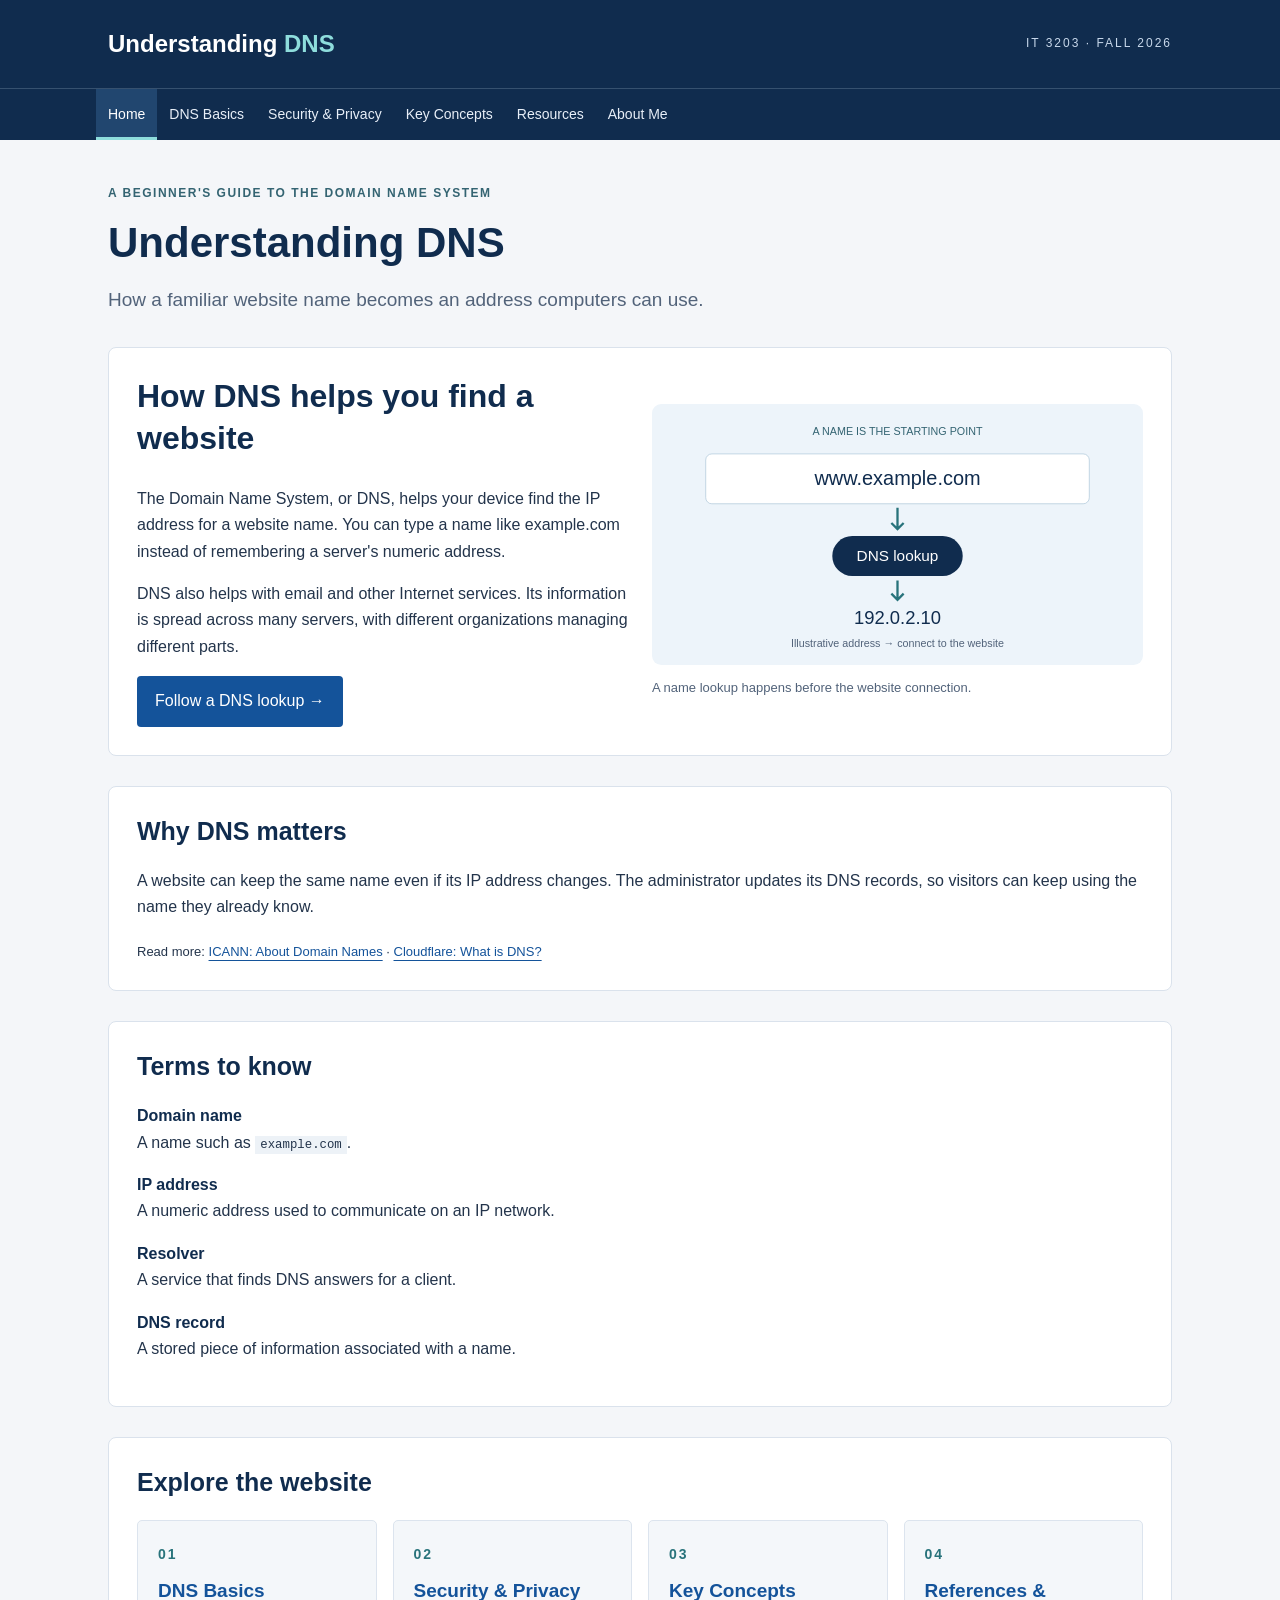
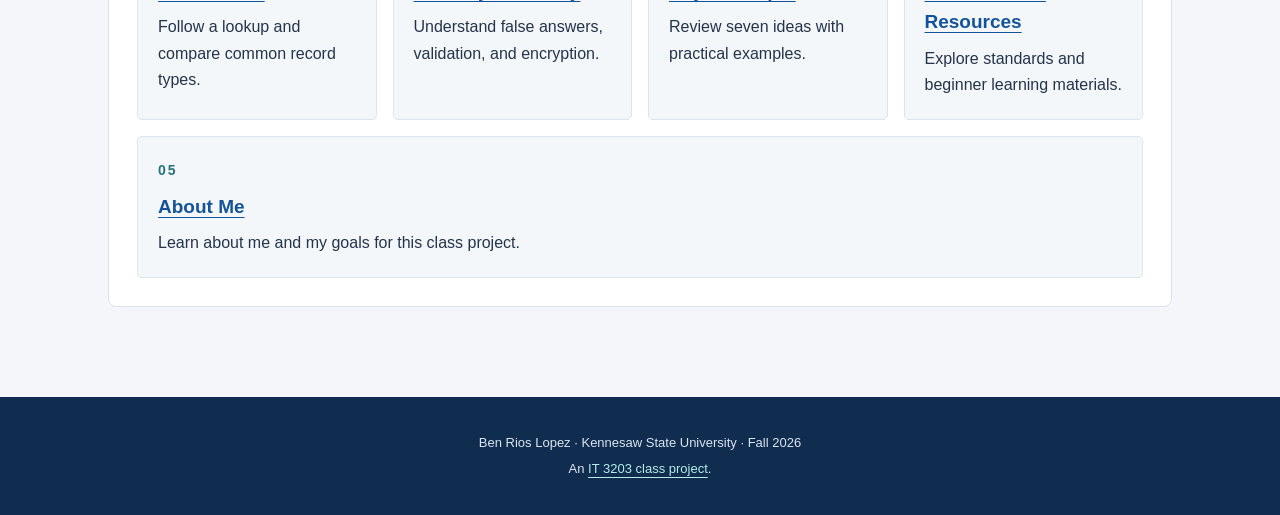
<file: index.html>
<!DOCTYPE html>
<html lang="en">
<head>
    <meta charset="UTF-8">
    <meta name="viewport" content="width=device-width, initial-scale=1.0">
    <meta name="description" content="How a familiar website name becomes an address computers can use.">
    <title>Understanding DNS | Understanding DNS</title>
    <link rel="stylesheet" href="style.css">
</head>
<body>
    <a class="skip-link" href="#main-content">Skip to content</a>
    <!-- The same header and navigation appear on all six pages. -->
    <header>
        <div class="brand"><a href="index.html">Understanding <span>DNS</span></a><span class="course">IT 3203 · FALL 2026</span></div>
        <nav aria-label="Main navigation"><ul>
        <li><a href="index.html" aria-current="page">Home</a></li>
        <li><a href="dns-basics.html">DNS Basics</a></li>
        <li><a href="dns-security.html">Security &amp; Privacy</a></li>
        <li><a href="key-concepts.html">Key Concepts</a></li>
        <li><a href="references.html">Resources</a></li>
        <li><a href="about.html">About Me</a></li>
        </ul></nav>
    </header>
    <main id="main-content">
        <div class="page-heading"><p class="eyebrow">A beginner's guide to the Domain Name System</p>
        <h1>Understanding DNS</h1><p class="lead">How a familiar website name becomes an address computers can use.</p></div>

        <!-- Flexbox places the introduction beside the original diagram. -->
        <section class="hero">
            <div><h2>How DNS helps you find a website</h2>
            <p>The Domain Name System, or DNS, helps your device find the IP address for a website name. You can type a name like example.com instead of remembering a server's numeric address.</p>
            <p>DNS also helps with email and other Internet services. Its information is spread across many servers, with different organizations managing different parts.</p>
            <a class="button" href="dns-basics.html">Follow a DNS lookup →</a></div>
            <figure><img src="images/name-to-address.svg" width="640" height="340" alt="A website name is looked up through DNS to find an IP address, then the browser connects to the website."><figcaption>A name lookup happens before the website connection.</figcaption></figure>
        </section>
        <section><h2>Why DNS matters</h2><p>A website can keep the same name even if its IP address changes. The administrator updates its DNS records, so visitors can keep using the name they already know.</p><p class="sources">Read more: <a href="references.html#icann">ICANN: About Domain Names</a> · <a href="references.html#overview">Cloudflare: What is DNS?</a></p></section>
        <section><h2>Terms to know</h2><dl class="terms">
            <dt>Domain name</dt><dd>A name such as <code>example.com</code>.</dd>
            <dt>IP address</dt><dd>A numeric address used to communicate on an IP network.</dd>
            <dt>Resolver</dt><dd>A service that finds DNS answers for a client.</dd>
            <dt>DNS record</dt><dd>A stored piece of information associated with a name.</dd>
        </dl></section>
        <section id="contents"><h2>Explore the website</h2><div class="cards">
            <article class="card"><span class="number">01</span><h3><a href="dns-basics.html">DNS Basics</a></h3><p>Follow a lookup and compare common record types.</p></article>
            <article class="card"><span class="number">02</span><h3><a href="dns-security.html">Security &amp; Privacy</a></h3><p>Understand false answers, validation, and encryption.</p></article>
            <article class="card"><span class="number">03</span><h3><a href="key-concepts.html">Key Concepts</a></h3><p>Review seven ideas with practical examples.</p></article>
            <article class="card"><span class="number">04</span><h3><a href="references.html">References &amp; Resources</a></h3><p>Explore standards and beginner learning materials.</p></article>
            <article class="card"><span class="number">05</span><h3><a href="about.html">About Me</a></h3><p>Learn about me and my goals for this class project.</p></article>
        </div></section>
    </main>
    <!-- Course credit. -->
    <footer><p>Ben Rios Lopez · Kennesaw State University · Fall 2026</p>
    <p>An <a href="https://ksuweb.github.io/IT3203/">IT 3203 class project</a>.</p></footer>
</body>
</html>
</file>
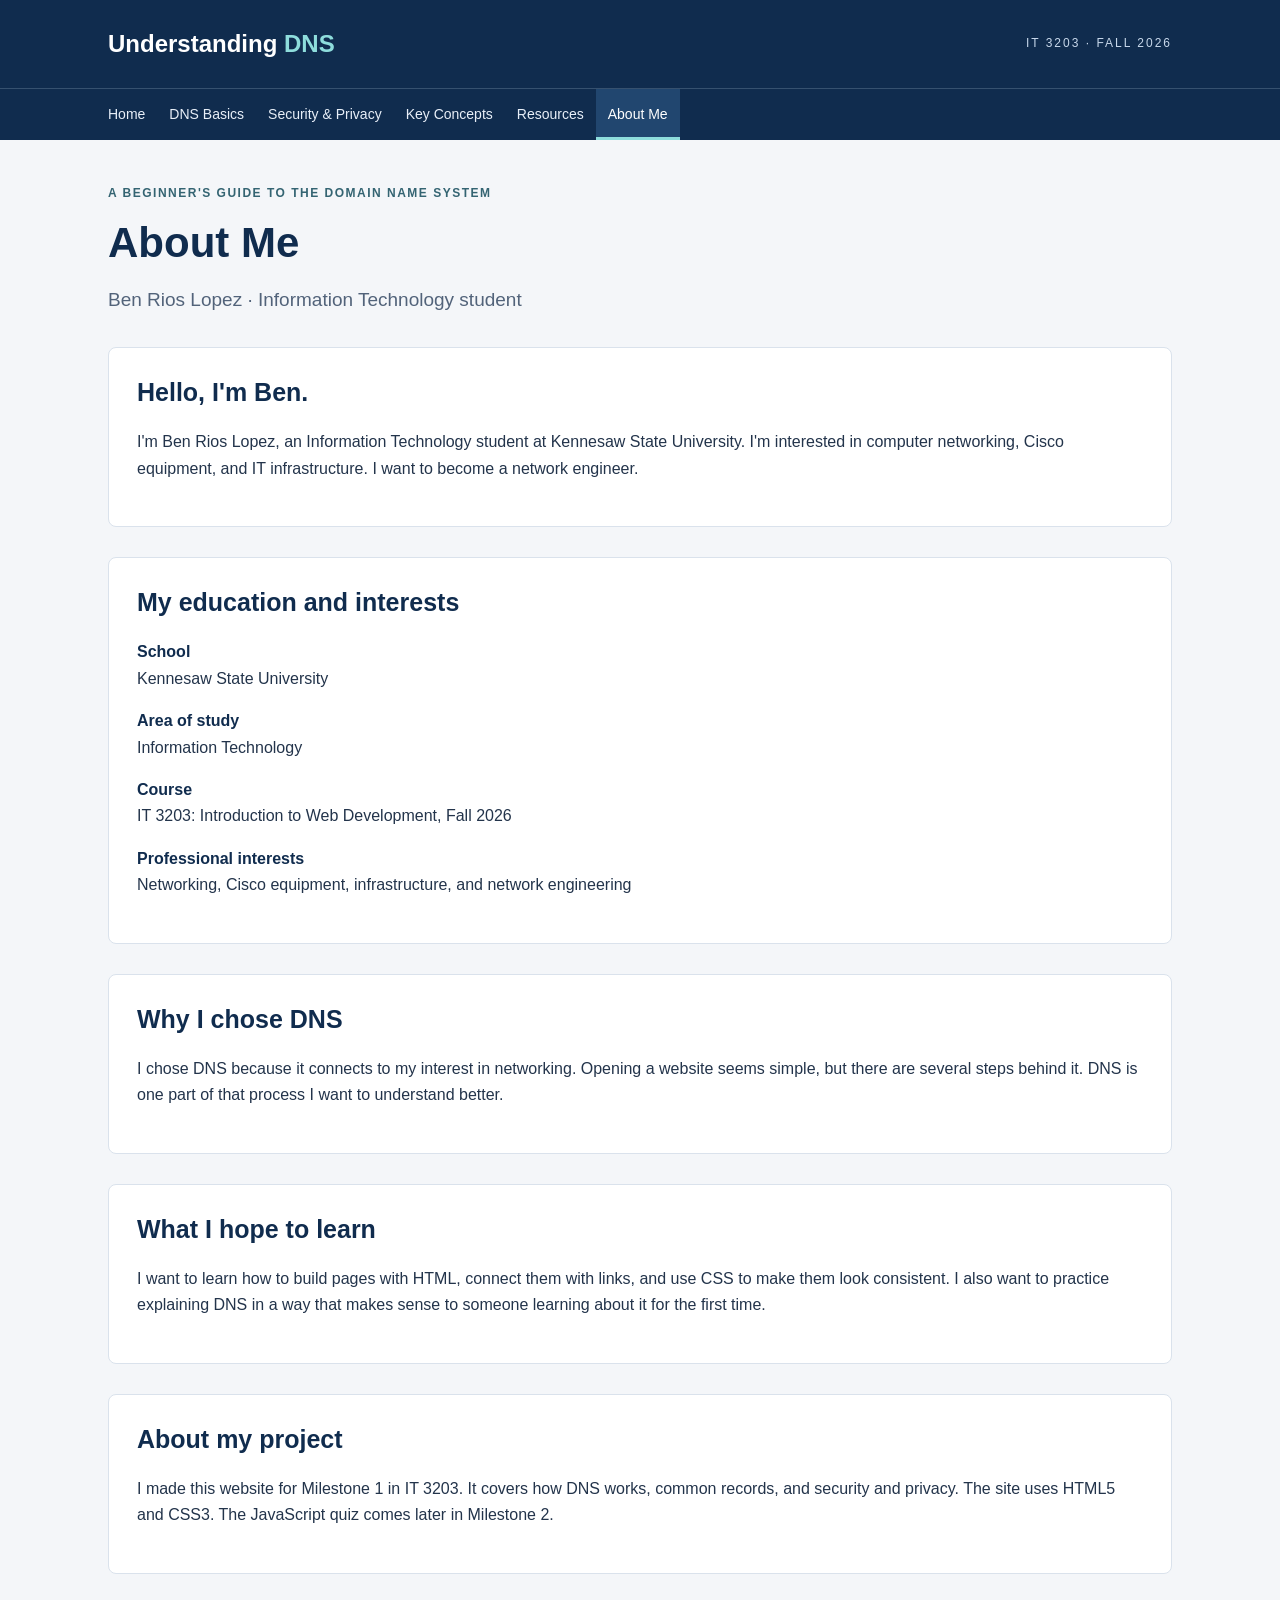
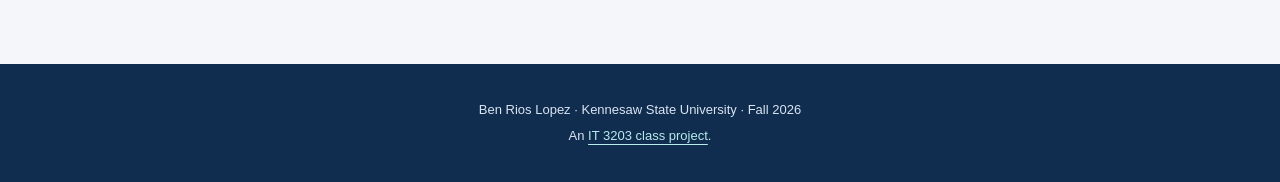
<file: about.html>
<!DOCTYPE html>
<html lang="en">
<head>
    <meta charset="UTF-8">
    <meta name="viewport" content="width=device-width, initial-scale=1.0">
    <meta name="description" content="Ben Rios Lopez · Information Technology student">
    <title>About Me | Understanding DNS</title>
    <link rel="stylesheet" href="style.css">
</head>
<body>
    <a class="skip-link" href="#main-content">Skip to content</a>
    <!-- The same header and navigation appear on all six pages. -->
    <header>
        <div class="brand"><a href="index.html">Understanding <span>DNS</span></a><span class="course">IT 3203 · FALL 2026</span></div>
        <nav aria-label="Main navigation"><ul>
        <li><a href="index.html">Home</a></li>
        <li><a href="dns-basics.html">DNS Basics</a></li>
        <li><a href="dns-security.html">Security &amp; Privacy</a></li>
        <li><a href="key-concepts.html">Key Concepts</a></li>
        <li><a href="references.html">Resources</a></li>
        <li><a href="about.html" aria-current="page">About Me</a></li>
        </ul></nav>
    </header>
    <main id="main-content">
        <div class="page-heading"><p class="eyebrow">A beginner's guide to the Domain Name System</p>
        <h1>About Me</h1><p class="lead">Ben Rios Lopez · Information Technology student</p></div>

        <section><h2>Hello, I'm Ben.</h2><p>I'm Ben Rios Lopez, an Information Technology student at Kennesaw State University. I'm interested in computer networking, Cisco equipment, and IT infrastructure. I want to become a network engineer.</p></section>
        <section><h2>My education and interests</h2><dl class="terms"><dt>School</dt><dd>Kennesaw State University</dd><dt>Area of study</dt><dd>Information Technology</dd><dt>Course</dt><dd>IT 3203: Introduction to Web Development, Fall 2026</dd><dt>Professional interests</dt><dd>Networking, Cisco equipment, infrastructure, and network engineering</dd></dl></section>
        <section><h2>Why I chose DNS</h2><p>I chose DNS because it connects to my interest in networking. Opening a website seems simple, but there are several steps behind it. DNS is one part of that process I want to understand better.</p></section>
        <section><h2>What I hope to learn</h2><p>I want to learn how to build pages with HTML, connect them with links, and use CSS to make them look consistent. I also want to practice explaining DNS in a way that makes sense to someone learning about it for the first time.</p></section>
        <section><h2>About my project</h2><p>I made this website for Milestone 1 in IT 3203. It covers how DNS works, common records, and security and privacy. The site uses HTML5 and CSS3. The JavaScript quiz comes later in Milestone 2.</p></section>
    </main>
    <!-- Course credit. -->
    <footer><p>Ben Rios Lopez · Kennesaw State University · Fall 2026</p>
    <p>An <a href="https://ksuweb.github.io/IT3203/">IT 3203 class project</a>.</p></footer>
</body>
</html>
</file>
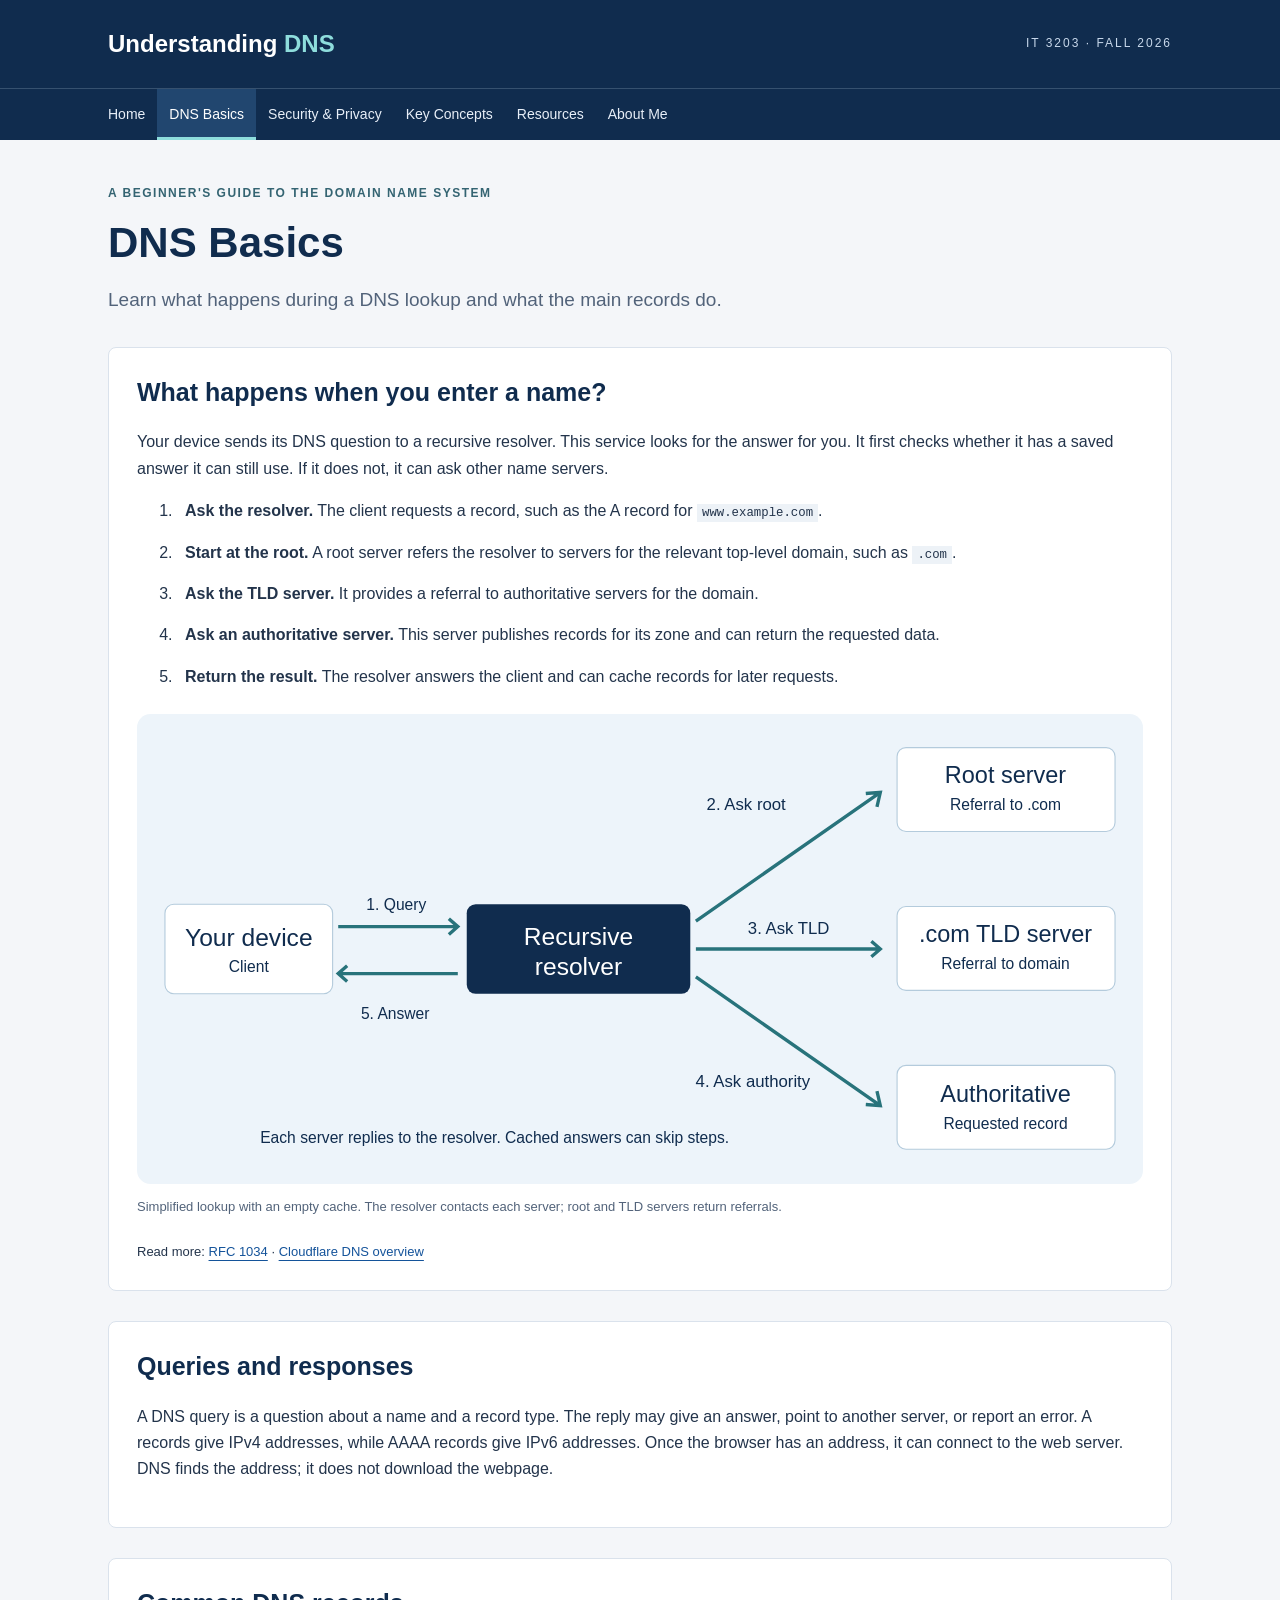
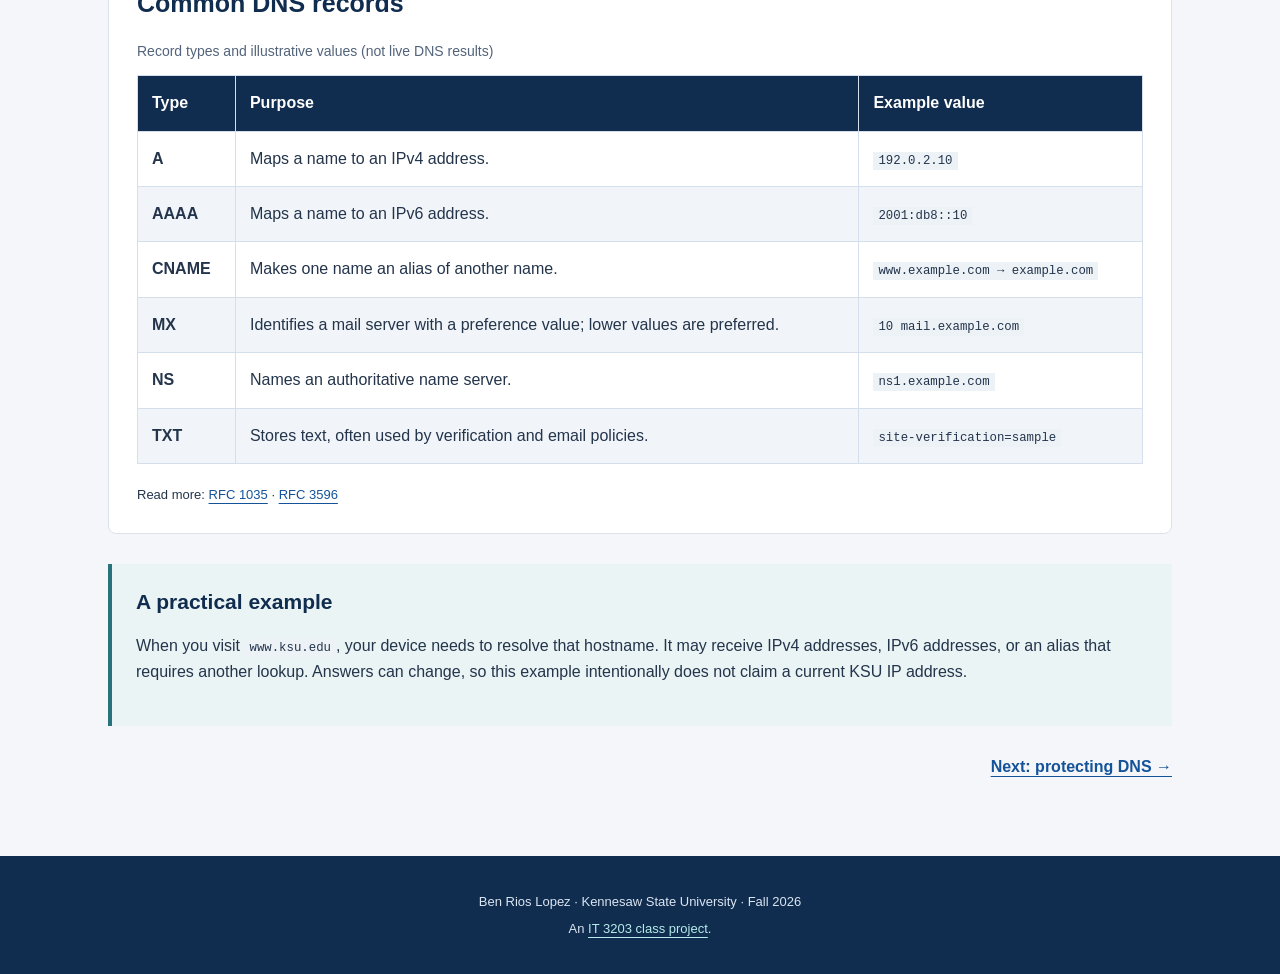
<file: dns-basics.html>
<!DOCTYPE html>
<html lang="en">
<head>
    <meta charset="UTF-8">
    <meta name="viewport" content="width=device-width, initial-scale=1.0">
    <meta name="description" content="Learn what happens during a DNS lookup and what the main records do.">
    <title>DNS Basics | Understanding DNS</title>
    <link rel="stylesheet" href="style.css">
</head>
<body>
    <a class="skip-link" href="#main-content">Skip to content</a>
    <!-- The same header and navigation appear on all six pages. -->
    <header>
        <div class="brand"><a href="index.html">Understanding <span>DNS</span></a><span class="course">IT 3203 · FALL 2026</span></div>
        <nav aria-label="Main navigation"><ul>
        <li><a href="index.html">Home</a></li>
        <li><a href="dns-basics.html" aria-current="page">DNS Basics</a></li>
        <li><a href="dns-security.html">Security &amp; Privacy</a></li>
        <li><a href="key-concepts.html">Key Concepts</a></li>
        <li><a href="references.html">Resources</a></li>
        <li><a href="about.html">About Me</a></li>
        </ul></nav>
    </header>
    <main id="main-content">
        <div class="page-heading"><p class="eyebrow">A beginner's guide to the Domain Name System</p>
        <h1>DNS Basics</h1><p class="lead">Learn what happens during a DNS lookup and what the main records do.</p></div>

        <section><h2>What happens when you enter a name?</h2><p>Your device sends its DNS question to a recursive resolver. This service looks for the answer for you. It first checks whether it has a saved answer it can still use. If it does not, it can ask other name servers.</p>
        <ol class="steps">
            <li><strong>Ask the resolver.</strong> The client requests a record, such as the A record for <code>www.example.com</code>.</li>
            <li><strong>Start at the root.</strong> A root server refers the resolver to servers for the relevant top-level domain, such as <code>.com</code>.</li>
            <li><strong>Ask the TLD server.</strong> It provides a referral to authoritative servers for the domain.</li>
            <li><strong>Ask an authoritative server.</strong> This server publishes records for its zone and can return the requested data.</li>
            <li><strong>Return the result.</strong> The resolver answers the client and can cache records for later requests.</li>
        </ol>
        <figure class="diagram"><img src="images/dns-lookup.svg" width="900" height="420" alt="Client asks a recursive resolver. On a cache miss the resolver asks root, TLD, and authoritative servers in order; referrals lead it to an answer returned to the client."><figcaption>Simplified lookup with an empty cache. The resolver contacts each server; root and TLD servers return referrals.</figcaption></figure><p class="sources">Read more: <a href="references.html#rfc1034">RFC 1034</a> · <a href="references.html#overview">Cloudflare DNS overview</a></p></section>
        <section><h2>Queries and responses</h2><p>A DNS query is a question about a name and a record type. The reply may give an answer, point to another server, or report an error. A records give IPv4 addresses, while AAAA records give IPv6 addresses. Once the browser has an address, it can connect to the web server. DNS finds the address; it does not download the webpage.</p></section>
        <section><h2>Common DNS records</h2><div class="table-wrap"><table>
        <caption>Record types and illustrative values (not live DNS results)</caption>
        <thead><tr><th scope="col">Type</th><th scope="col">Purpose</th><th scope="col">Example value</th></tr></thead>
        <tbody>
            <tr><th scope="row">A</th><td>Maps a name to an IPv4 address.</td><td><code>192.0.2.10</code></td></tr>
            <tr><th scope="row">AAAA</th><td>Maps a name to an IPv6 address.</td><td><code>2001:db8::10</code></td></tr>
            <tr><th scope="row">CNAME</th><td>Makes one name an alias of another name.</td><td><code>www.example.com → example.com</code></td></tr>
            <tr><th scope="row">MX</th><td>Identifies a mail server with a preference value; lower values are preferred.</td><td><code>10 mail.example.com</code></td></tr>
            <tr><th scope="row">NS</th><td>Names an authoritative name server.</td><td><code>ns1.example.com</code></td></tr>
            <tr><th scope="row">TXT</th><td>Stores text, often used by verification and email policies.</td><td><code>site-verification=sample</code></td></tr>
        </tbody></table></div><p class="sources">Read more: <a href="references.html#rfc1035">RFC 1035</a> · <a href="references.html#rfc3596">RFC 3596</a></p></section>
        <aside class="note"><h2>A practical example</h2><p>When you visit <code>www.ksu.edu</code>, your device needs to resolve that hostname. It may receive IPv4 addresses, IPv6 addresses, or an alias that requires another lookup. Answers can change, so this example intentionally does not claim a current KSU IP address.</p></aside>
        <p class="next"><a href="dns-security.html">Next: protecting DNS →</a></p>
    </main>
    <!-- Course credit. -->
    <footer><p>Ben Rios Lopez · Kennesaw State University · Fall 2026</p>
    <p>An <a href="https://ksuweb.github.io/IT3203/">IT 3203 class project</a>.</p></footer>
</body>
</html>
</file>
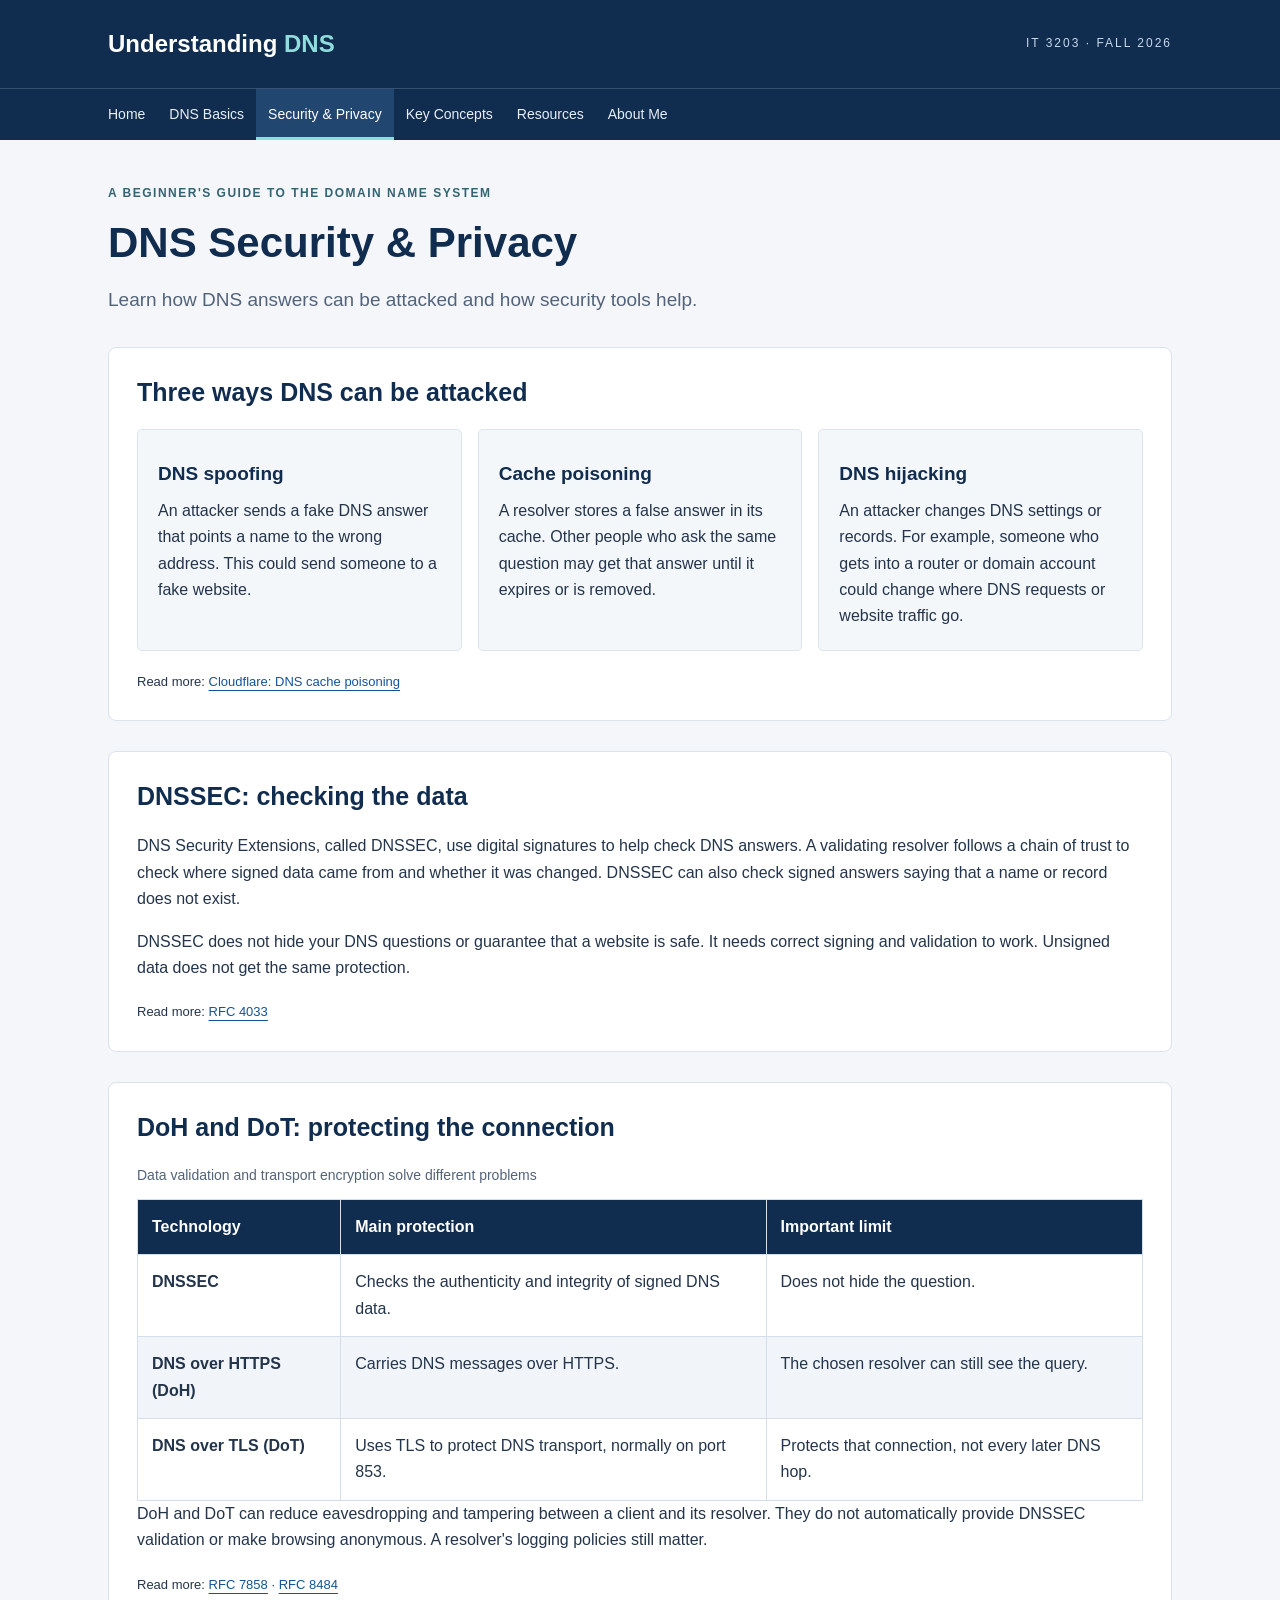
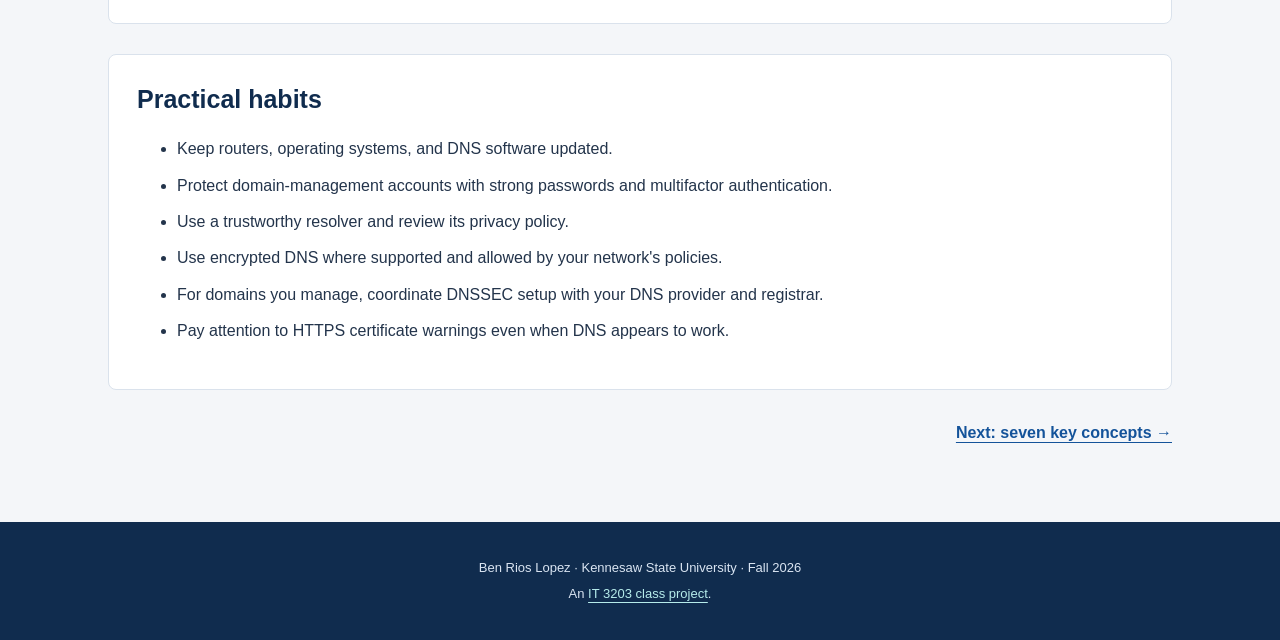
<file: dns-security.html>
<!DOCTYPE html>
<html lang="en">
<head>
    <meta charset="UTF-8">
    <meta name="viewport" content="width=device-width, initial-scale=1.0">
    <meta name="description" content="Learn how DNS answers can be attacked and how security tools help.">
    <title>DNS Security &amp; Privacy | Understanding DNS</title>
    <link rel="stylesheet" href="style.css">
</head>
<body>
    <a class="skip-link" href="#main-content">Skip to content</a>
    <!-- The same header and navigation appear on all six pages. -->
    <header>
        <div class="brand"><a href="index.html">Understanding <span>DNS</span></a><span class="course">IT 3203 · FALL 2026</span></div>
        <nav aria-label="Main navigation"><ul>
        <li><a href="index.html">Home</a></li>
        <li><a href="dns-basics.html">DNS Basics</a></li>
        <li><a href="dns-security.html" aria-current="page">Security &amp; Privacy</a></li>
        <li><a href="key-concepts.html">Key Concepts</a></li>
        <li><a href="references.html">Resources</a></li>
        <li><a href="about.html">About Me</a></li>
        </ul></nav>
    </header>
    <main id="main-content">
        <div class="page-heading"><p class="eyebrow">A beginner's guide to the Domain Name System</p>
        <h1>DNS Security &amp; Privacy</h1><p class="lead">Learn how DNS answers can be attacked and how security tools help.</p></div>

        <section><h2>Three ways DNS can be attacked</h2>
        <div class="cards"><article class="card"><h3>DNS spoofing</h3><p>An attacker sends a fake DNS answer that points a name to the wrong address. This could send someone to a fake website.</p></article>
        <article class="card"><h3>Cache poisoning</h3><p>A resolver stores a false answer in its cache. Other people who ask the same question may get that answer until it expires or is removed.</p></article>
        <article class="card"><h3>DNS hijacking</h3><p>An attacker changes DNS settings or records. For example, someone who gets into a router or domain account could change where DNS requests or website traffic go.</p></article></div><p class="sources">Read more: <a href="references.html#poisoning">Cloudflare: DNS cache poisoning</a></p></section>
        <section><h2>DNSSEC: checking the data</h2><p>DNS Security Extensions, called DNSSEC, use digital signatures to help check DNS answers. A validating resolver follows a chain of trust to check where signed data came from and whether it was changed. DNSSEC can also check signed answers saying that a name or record does not exist.</p><p>DNSSEC does not hide your DNS questions or guarantee that a website is safe. It needs correct signing and validation to work. Unsigned data does not get the same protection.</p><p class="sources">Read more: <a href="references.html#rfc4033">RFC 4033</a></p></section>
        <section><h2>DoH and DoT: protecting the connection</h2><div class="table-wrap"><table>
        <caption>Data validation and transport encryption solve different problems</caption><thead><tr><th scope="col">Technology</th><th scope="col">Main protection</th><th scope="col">Important limit</th></tr></thead><tbody>
        <tr><th scope="row">DNSSEC</th><td>Checks the authenticity and integrity of signed DNS data.</td><td>Does not hide the question.</td></tr>
        <tr><th scope="row">DNS over HTTPS (DoH)</th><td>Carries DNS messages over HTTPS.</td><td>The chosen resolver can still see the query.</td></tr>
        <tr><th scope="row">DNS over TLS (DoT)</th><td>Uses TLS to protect DNS transport, normally on port 853.</td><td>Protects that connection, not every later DNS hop.</td></tr>
        </tbody></table></div><p>DoH and DoT can reduce eavesdropping and tampering between a client and its resolver. They do not automatically provide DNSSEC validation or make browsing anonymous. A resolver's logging policies still matter.</p><p class="sources">Read more: <a href="references.html#rfc7858">RFC 7858</a> · <a href="references.html#rfc8484">RFC 8484</a></p></section>
        <section><h2>Practical habits</h2><ul>
        <li>Keep routers, operating systems, and DNS software updated.</li>
        <li>Protect domain-management accounts with strong passwords and multifactor authentication.</li>
        <li>Use a trustworthy resolver and review its privacy policy.</li>
        <li>Use encrypted DNS where supported and allowed by your network's policies.</li>
        <li>For domains you manage, coordinate DNSSEC setup with your DNS provider and registrar.</li>
        <li>Pay attention to HTTPS certificate warnings even when DNS appears to work.</li>
        </ul></section><p class="next"><a href="key-concepts.html">Next: seven key concepts →</a></p>
    </main>
    <!-- Course credit. -->
    <footer><p>Ben Rios Lopez · Kennesaw State University · Fall 2026</p>
    <p>An <a href="https://ksuweb.github.io/IT3203/">IT 3203 class project</a>.</p></footer>
</body>
</html>
</file>
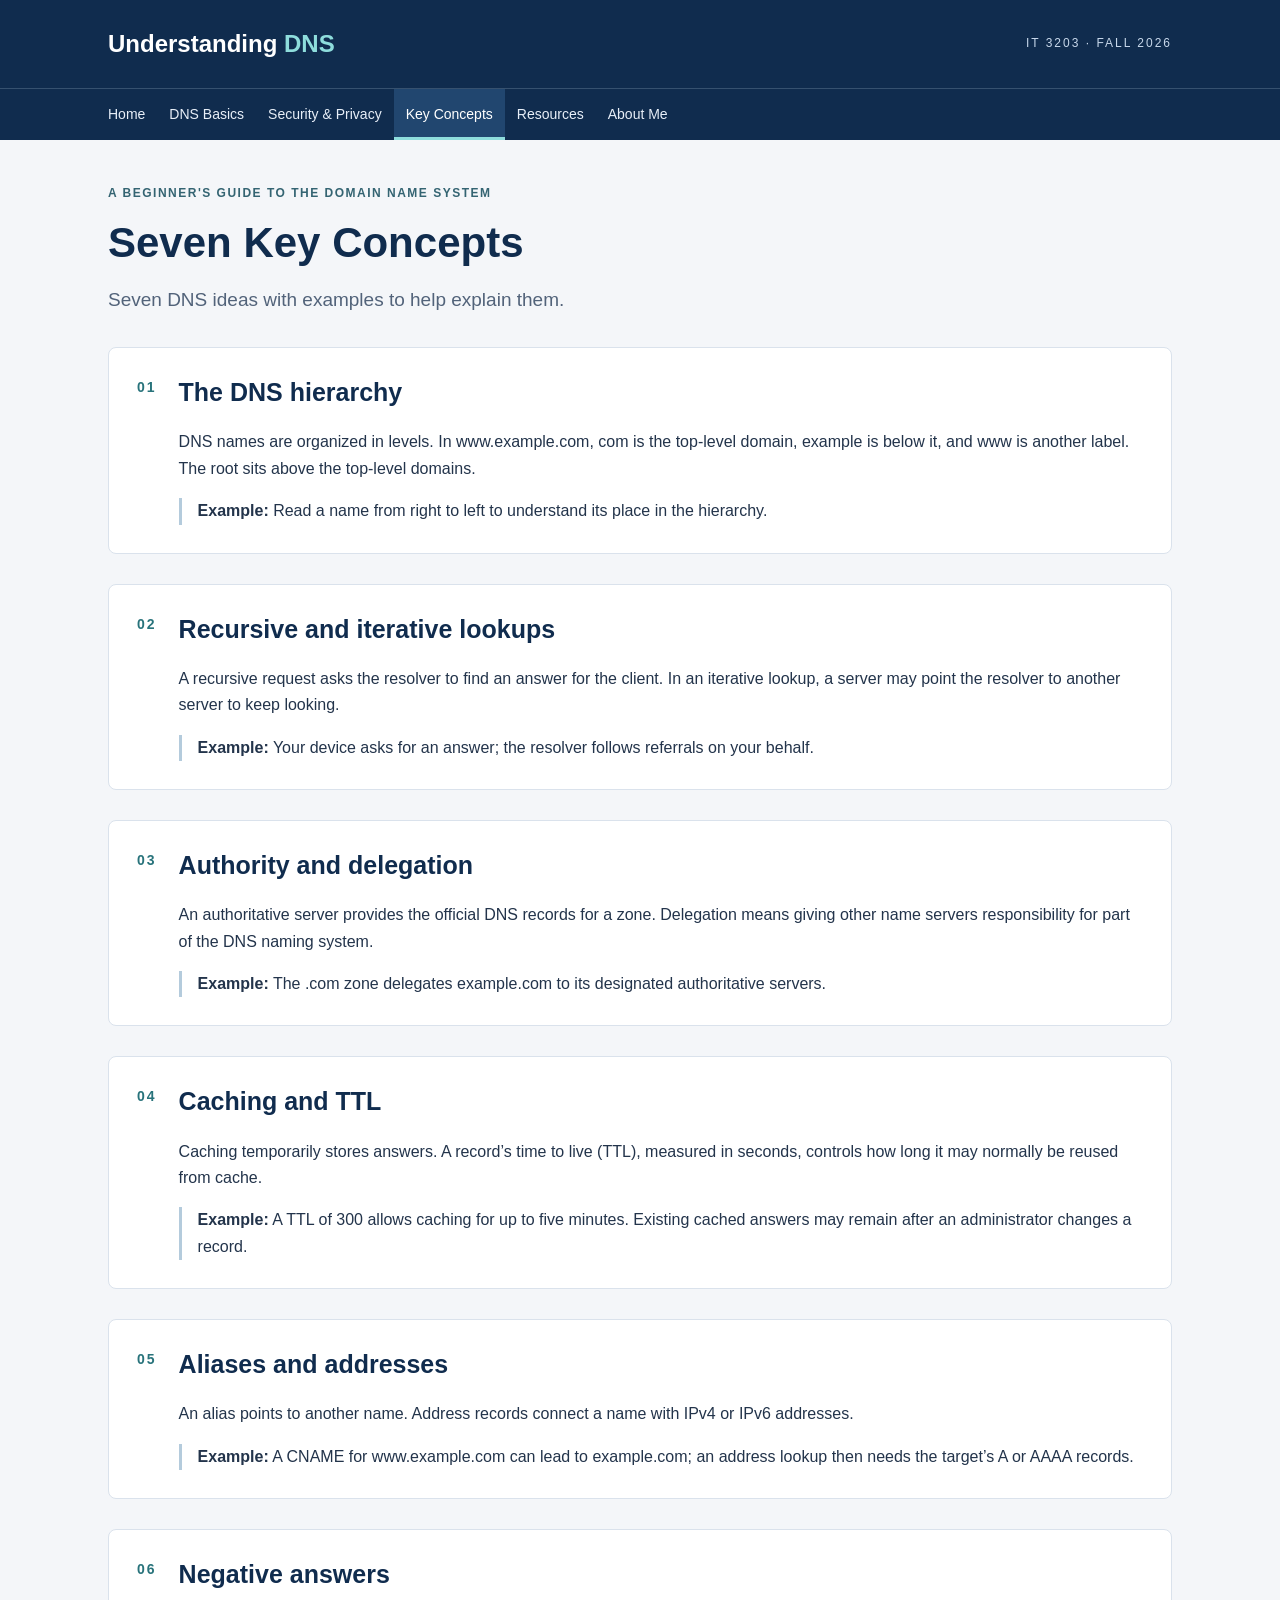
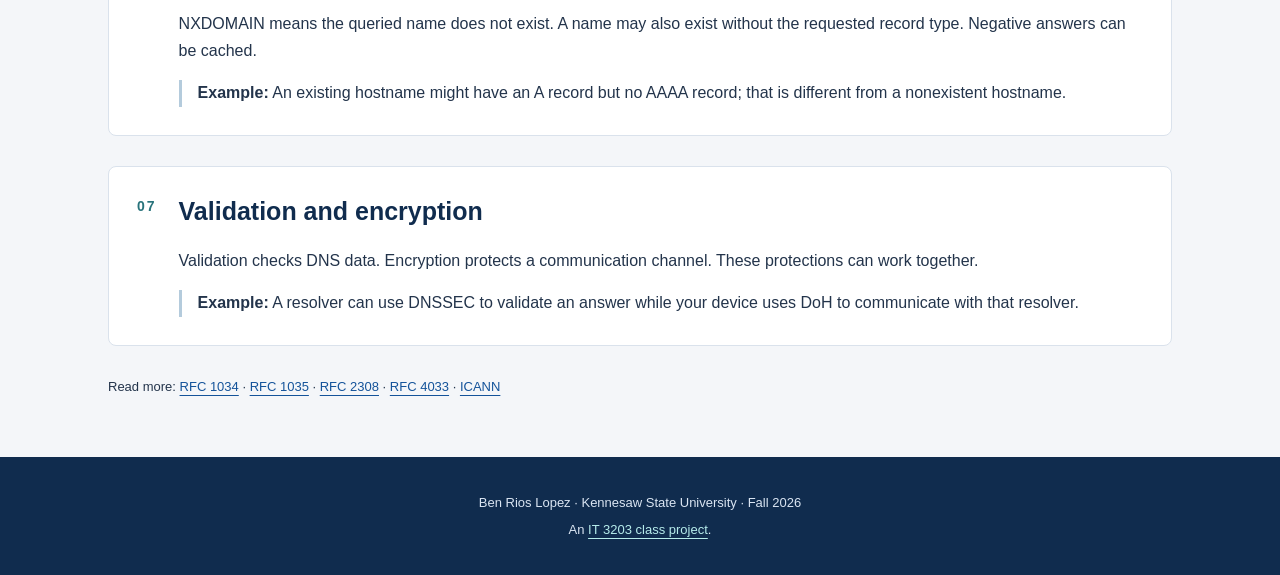
<file: key-concepts.html>
<!DOCTYPE html>
<html lang="en">
<head>
    <meta charset="UTF-8">
    <meta name="viewport" content="width=device-width, initial-scale=1.0">
    <meta name="description" content="Seven DNS ideas with examples to help explain them.">
    <title>Seven Key Concepts | Understanding DNS</title>
    <link rel="stylesheet" href="style.css">
</head>
<body>
    <a class="skip-link" href="#main-content">Skip to content</a>
    <!-- The same header and navigation appear on all six pages. -->
    <header>
        <div class="brand"><a href="index.html">Understanding <span>DNS</span></a><span class="course">IT 3203 · FALL 2026</span></div>
        <nav aria-label="Main navigation"><ul>
        <li><a href="index.html">Home</a></li>
        <li><a href="dns-basics.html">DNS Basics</a></li>
        <li><a href="dns-security.html">Security &amp; Privacy</a></li>
        <li><a href="key-concepts.html" aria-current="page">Key Concepts</a></li>
        <li><a href="references.html">Resources</a></li>
        <li><a href="about.html">About Me</a></li>
        </ul></nav>
    </header>
    <main id="main-content">
        <div class="page-heading"><p class="eyebrow">A beginner's guide to the Domain Name System</p>
        <h1>Seven Key Concepts</h1><p class="lead">Seven DNS ideas with examples to help explain them.</p></div>
<section class="concept"><span class="number">01</span><div><h2>The DNS hierarchy</h2><p>DNS names are organized in levels. In www.example.com, com is the top-level domain, example is below it, and www is another label. The root sits above the top-level domains.</p><p class="example"><strong>Example:</strong> Read a name from right to left to understand its place in the hierarchy.</p></div></section>
<section class="concept"><span class="number">02</span><div><h2>Recursive and iterative lookups</h2><p>A recursive request asks the resolver to find an answer for the client. In an iterative lookup, a server may point the resolver to another server to keep looking.</p><p class="example"><strong>Example:</strong> Your device asks for an answer; the resolver follows referrals on your behalf.</p></div></section>
<section class="concept"><span class="number">03</span><div><h2>Authority and delegation</h2><p>An authoritative server provides the official DNS records for a zone. Delegation means giving other name servers responsibility for part of the DNS naming system.</p><p class="example"><strong>Example:</strong> The .com zone delegates example.com to its designated authoritative servers.</p></div></section>
<section class="concept"><span class="number">04</span><div><h2>Caching and TTL</h2><p>Caching temporarily stores answers. A record’s time to live (TTL), measured in seconds, controls how long it may normally be reused from cache.</p><p class="example"><strong>Example:</strong> A TTL of 300 allows caching for up to five minutes. Existing cached answers may remain after an administrator changes a record.</p></div></section>
<section class="concept"><span class="number">05</span><div><h2>Aliases and addresses</h2><p>An alias points to another name. Address records connect a name with IPv4 or IPv6 addresses.</p><p class="example"><strong>Example:</strong> A CNAME for www.example.com can lead to example.com; an address lookup then needs the target’s A or AAAA records.</p></div></section>
<section class="concept"><span class="number">06</span><div><h2>Negative answers</h2><p>NXDOMAIN means the queried name does not exist. A name may also exist without the requested record type. Negative answers can be cached.</p><p class="example"><strong>Example:</strong> An existing hostname might have an A record but no AAAA record; that is different from a nonexistent hostname.</p></div></section>
<section class="concept"><span class="number">07</span><div><h2>Validation and encryption</h2><p>Validation checks DNS data. Encryption protects a communication channel. These protections can work together.</p><p class="example"><strong>Example:</strong> A resolver can use DNSSEC to validate an answer while your device uses DoH to communicate with that resolver.</p></div></section><p class="sources">Read more: <a href="references.html#rfc1034">RFC 1034</a> · <a href="references.html#rfc1035">RFC 1035</a> · <a href="references.html#rfc2308">RFC 2308</a> · <a href="references.html#rfc4033">RFC 4033</a> · <a href="references.html#icann">ICANN</a></p>
    </main>
    <!-- Course credit. -->
    <footer><p>Ben Rios Lopez · Kennesaw State University · Fall 2026</p>
    <p>An <a href="https://ksuweb.github.io/IT3203/">IT 3203 class project</a>.</p></footer>
</body>
</html>
</file>
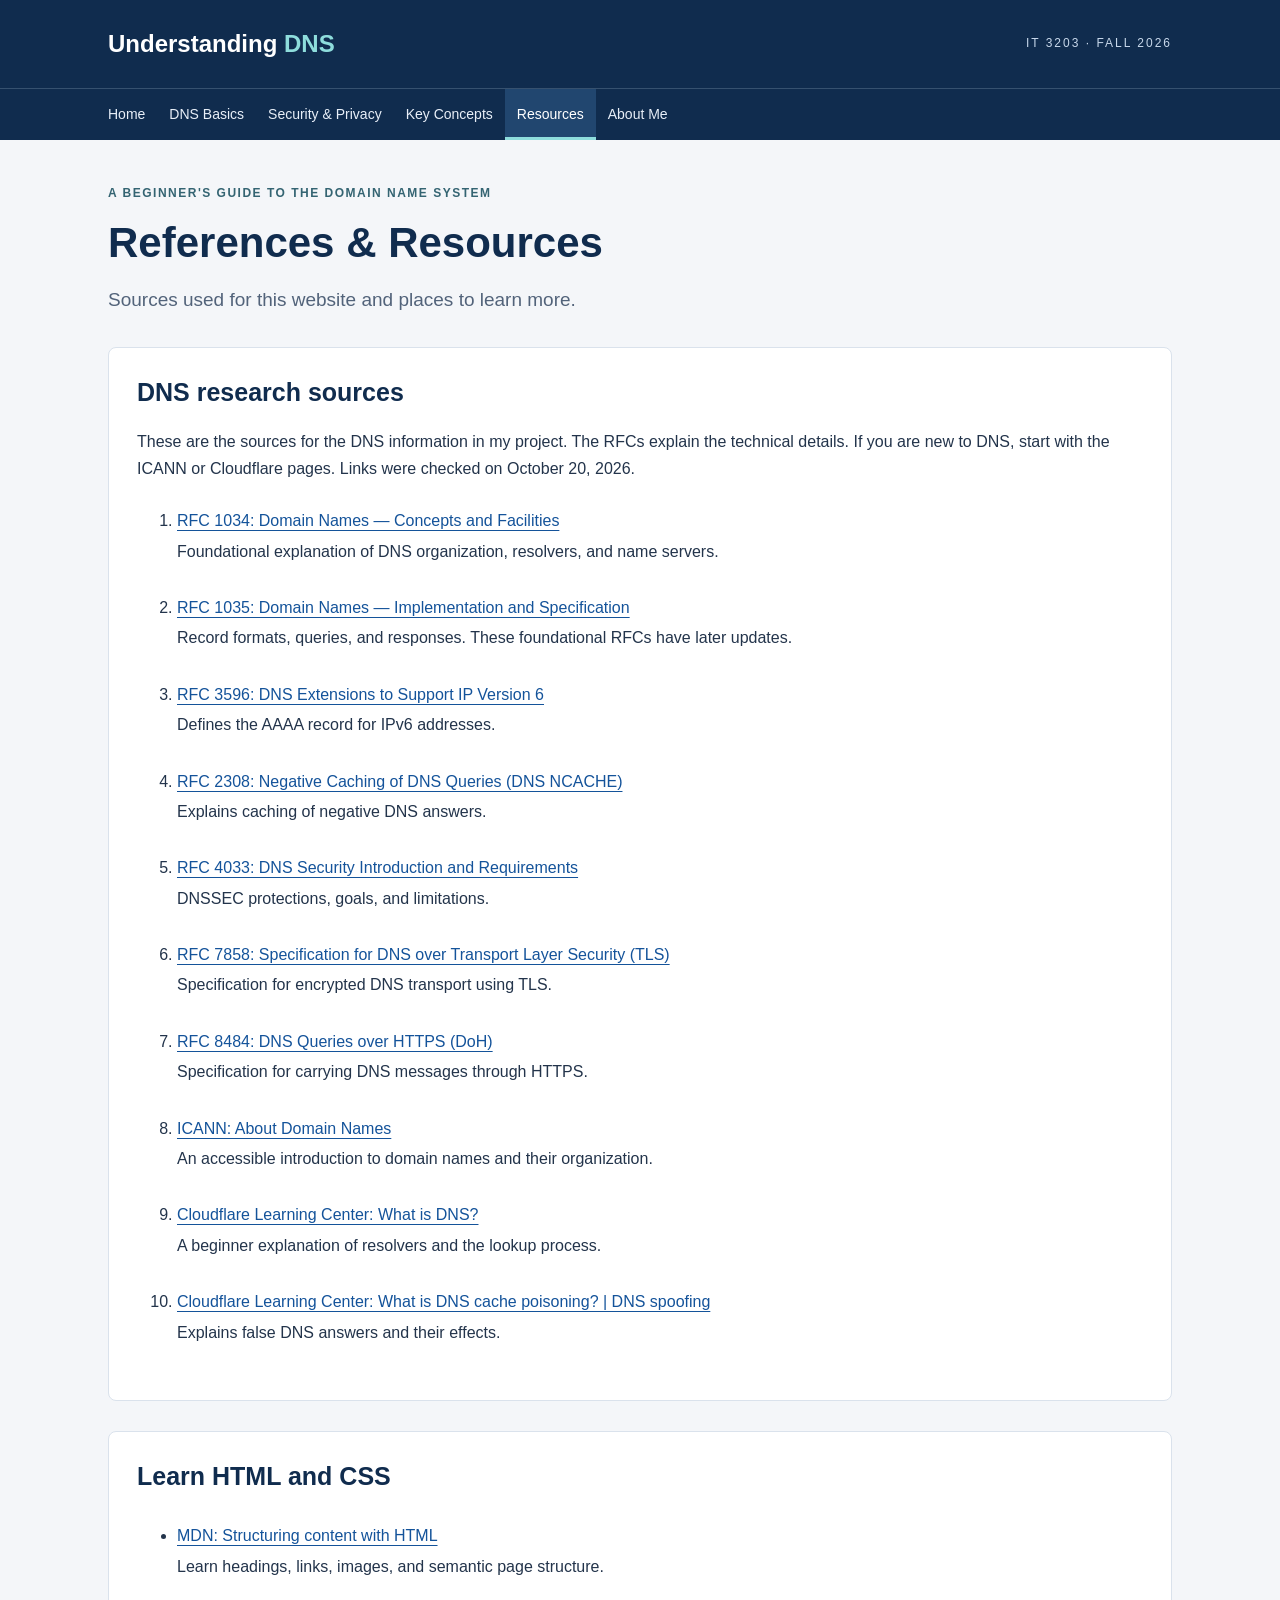
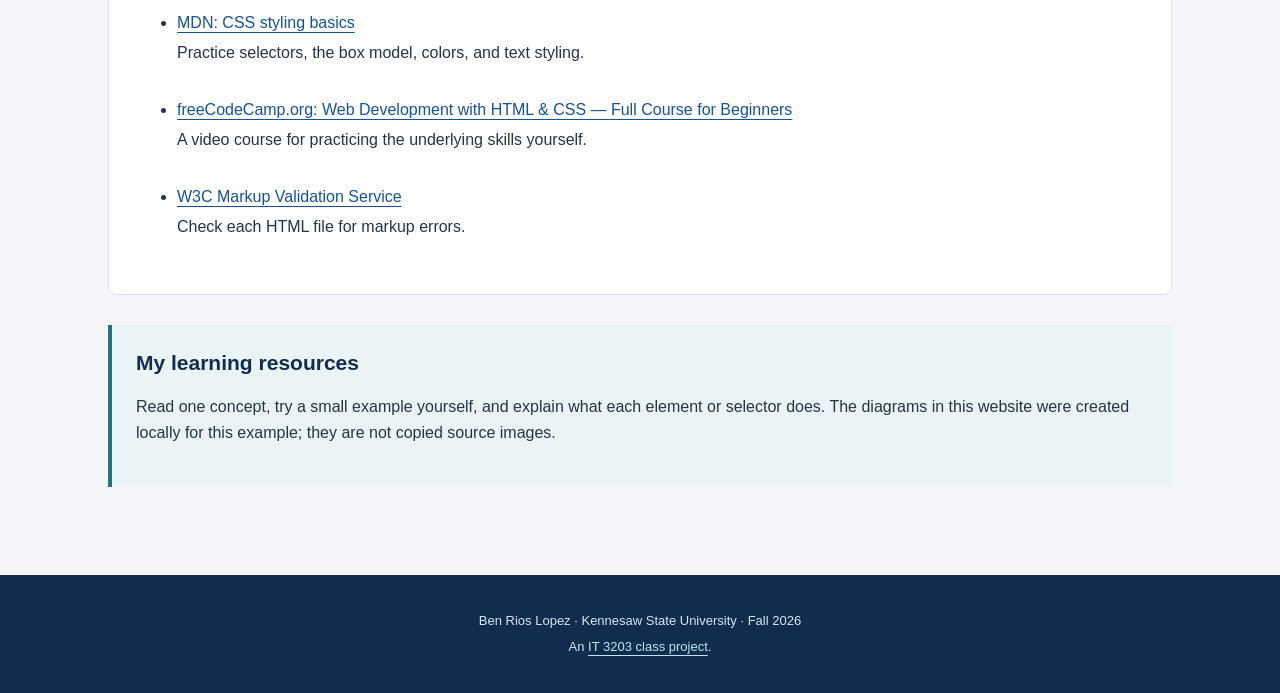
<file: references.html>
<!DOCTYPE html>
<html lang="en">
<head>
    <meta charset="UTF-8">
    <meta name="viewport" content="width=device-width, initial-scale=1.0">
    <meta name="description" content="Sources used for this website and places to learn more.">
    <title>References &amp; Resources | Understanding DNS</title>
    <link rel="stylesheet" href="style.css">
</head>
<body>
    <a class="skip-link" href="#main-content">Skip to content</a>
    <!-- The same header and navigation appear on all six pages. -->
    <header>
        <div class="brand"><a href="index.html">Understanding <span>DNS</span></a><span class="course">IT 3203 · FALL 2026</span></div>
        <nav aria-label="Main navigation"><ul>
        <li><a href="index.html">Home</a></li>
        <li><a href="dns-basics.html">DNS Basics</a></li>
        <li><a href="dns-security.html">Security &amp; Privacy</a></li>
        <li><a href="key-concepts.html">Key Concepts</a></li>
        <li><a href="references.html" aria-current="page">Resources</a></li>
        <li><a href="about.html">About Me</a></li>
        </ul></nav>
    </header>
    <main id="main-content">
        <div class="page-heading"><p class="eyebrow">A beginner's guide to the Domain Name System</p>
        <h1>References &amp; Resources</h1><p class="lead">Sources used for this website and places to learn more.</p></div>
<section><h2>DNS research sources</h2><p>These are the sources for the DNS information in my project. The RFCs explain the technical details. If you are new to DNS, start with the ICANN or Cloudflare pages. Links were checked on October 20, 2026.</p><ol class="reference-list"><li id="rfc1034"><a href="https://www.rfc-editor.org/rfc/rfc1034">RFC 1034: Domain Names — Concepts and Facilities</a><p>Foundational explanation of DNS organization, resolvers, and name servers.</p></li><li id="rfc1035"><a href="https://www.rfc-editor.org/rfc/rfc1035">RFC 1035: Domain Names — Implementation and Specification</a><p>Record formats, queries, and responses. These foundational RFCs have later updates.</p></li><li id="rfc3596"><a href="https://www.rfc-editor.org/rfc/rfc3596">RFC 3596: DNS Extensions to Support IP Version 6</a><p>Defines the AAAA record for IPv6 addresses.</p></li><li id="rfc2308"><a href="https://www.rfc-editor.org/rfc/rfc2308">RFC 2308: Negative Caching of DNS Queries (DNS NCACHE)</a><p>Explains caching of negative DNS answers.</p></li><li id="rfc4033"><a href="https://www.rfc-editor.org/rfc/rfc4033">RFC 4033: DNS Security Introduction and Requirements</a><p>DNSSEC protections, goals, and limitations.</p></li><li id="rfc7858"><a href="https://www.rfc-editor.org/rfc/rfc7858">RFC 7858: Specification for DNS over Transport Layer Security (TLS)</a><p>Specification for encrypted DNS transport using TLS.</p></li><li id="rfc8484"><a href="https://www.rfc-editor.org/rfc/rfc8484">RFC 8484: DNS Queries over HTTPS (DoH)</a><p>Specification for carrying DNS messages through HTTPS.</p></li><li id="icann"><a href="https://www.icann.org/resources/pages/about-domain-names-2018-08-30-en">ICANN: About Domain Names</a><p>An accessible introduction to domain names and their organization.</p></li><li id="overview"><a href="https://www.cloudflare.com/learning/dns/what-is-dns/">Cloudflare Learning Center: What is DNS?</a><p>A beginner explanation of resolvers and the lookup process.</p></li><li id="poisoning"><a href="https://www.cloudflare.com/learning/dns/dns-cache-poisoning/">Cloudflare Learning Center: What is DNS cache poisoning? | DNS spoofing</a><p>Explains false DNS answers and their effects.</p></li></ol></section>
        <section><h2>Learn HTML and CSS</h2><ul class="reference-list">
        <li><a href="https://developer.mozilla.org/en-US/docs/Learn_web_development/Core/Structuring_content">MDN: Structuring content with HTML</a><p>Learn headings, links, images, and semantic page structure.</p></li>
        <li><a href="https://developer.mozilla.org/en-US/docs/Learn_web_development/Core/Styling_basics">MDN: CSS styling basics</a><p>Practice selectors, the box model, colors, and text styling.</p></li>
        <li><a href="https://www.youtube.com/watch?v=dX8396ZmSPk">freeCodeCamp.org: Web Development with HTML &amp; CSS — Full Course for Beginners</a><p>A video course for practicing the underlying skills yourself.</p></li>
        <li><a href="https://validator.w3.org/">W3C Markup Validation Service</a><p>Check each HTML file for markup errors.</p></li>
        </ul></section><aside class="note"><h2>My learning resources</h2><p>Read one concept, try a small example yourself, and explain what each element or selector does. The diagrams in this website were created locally for this example; they are not copied source images.</p></aside>
    </main>
    <!-- Course credit. -->
    <footer><p>Ben Rios Lopez · Kennesaw State University · Fall 2026</p>
    <p>An <a href="https://ksuweb.github.io/IT3203/">IT 3203 class project</a>.</p></footer>
</body>
</html>
</file>
<file: style.css>
/* Shared stylesheet: element selectors set the basic page appearance. */
* { box-sizing: border-box; }
body { margin: 0; background: #f4f6f9; color: #23344b; font-family: Arial, Helvetica, sans-serif; line-height: 1.65; }
a { color: #14539a; text-underline-offset: 4px; }
a:hover { color: #083263; text-decoration-thickness: 2px; }
a:focus-visible { outline: 3px solid #d88616; outline-offset: 4px; }
header { background: #102c4e; color: white; }
.brand { max-width: 1120px; margin: auto; padding: 24px 28px; display: flex; justify-content: space-between; align-items: center; gap: 18px; flex-wrap: wrap; }
.brand a { color: white; text-decoration: none; font-size: 24px; font-weight: bold; }
.brand span:not(.course) { color: #8edddc; }
.course { font-size: 12px; letter-spacing: 2px; color: #c8d8eb; }
nav { border-top: 1px solid #36516f; }
nav ul { list-style: none; display: flex; flex-wrap: wrap; max-width: 1120px; margin: auto; padding: 0 16px; }
nav a { display: block; padding: 14px 12px; color: #e8eff8; text-decoration: none; font-size: 14px; }
nav a:hover, nav a[aria-current="page"] { background: #21466f; color: white; box-shadow: inset 0 -3px #8edddc; }
/* ID selector limits the width of the main reading area. */
#main-content { max-width: 1120px; margin: auto; padding: 44px 28px 60px; }
.page-heading { margin-bottom: 32px; }
.eyebrow { color: #346472; font-size: 12px; font-weight: bold; text-transform: uppercase; letter-spacing: 1.5px; }
h1 { color: #102c4e; font-size: 42px; line-height: 1.15; margin: 12px 0 16px; }
h2 { color: #102c4e; font-size: 25px; line-height: 1.3; margin-top: 0; }
h3 { color: #102c4e; font-size: 19px; }
p { margin: 0 0 16px; }
.lead { font-size: 19px; color: #52637a; }
section { margin-bottom: 30px; padding: 28px; background: white; border: 1px solid #dae2ec; border-radius: 8px; }
/* Class selectors and Flexbox make simple reusable layouts. */
.hero { display: flex; align-items: center; gap: 24px; }
.hero > div, .hero > figure { flex: 1; min-width: 0; }
.hero h2 { font-size: 32px; }
figure { margin: 0; }
img { display: block; width: 100%; height: auto; }
figcaption { color: #52637a; font-size: 13px; margin-top: 12px; }
.diagram { margin: 24px 0; }
.button { display: inline-block; background: #14539a; color: white; padding: 12px 18px; border-radius: 4px; text-decoration: none; }
.button:hover { background: #102c4e; color: white; }
.cards { display: flex; flex-wrap: wrap; gap: 16px; }
.card { flex: 1 1 230px; padding: 20px; background: #f4f7fa; border: 1px solid #dce4ee; border-radius: 5px; }
.card h3 { margin: 8px 0; }
.card p { margin-bottom: 0; }
.number { color: #28737b; font-size: 14px; font-weight: bold; letter-spacing: 2px; }
.terms dt { font-weight: bold; color: #102c4e; margin-top: 16px; }
.terms dd { margin-left: 0; }
li { margin-bottom: 10px; }
nav li { margin: 0; }
.steps li { padding-left: 8px; margin-bottom: 15px; }
code { background: #edf2f7; padding: 2px 5px; font-size: 0.95em; overflow-wrap: anywhere; }
.table-wrap { overflow-x: auto; }
table { width: 100%; border-collapse: collapse; text-align: left; }
caption { text-align: left; color: #52637a; padding-bottom: 12px; font-size: 14px; }
th, td { padding: 14px; border: 1px solid #d5dfeb; vertical-align: top; }
thead { background: #102c4e; color: white; }
tbody tr:nth-child(even) { background: #f1f5f9; }
.note { background: #eaf4f4; border-left: 4px solid #28737b; padding: 24px; margin: 28px 0; }
.note h2 { font-size: 21px; }
.sources { font-size: 13px; margin: 20px 0 0; }
.concept { display: flex; gap: 22px; }
.example { border-left: 3px solid #b4cbdc; padding-left: 16px; margin-bottom: 0; }
.reference-list li { padding: 10px 0; }
.reference-list p { margin: 4px 0 0; }
.next { text-align: right; font-weight: bold; }
footer { background: #102c4e; color: #dae5f2; padding: 30px 24px; text-align: center; font-size: 13px; }
footer p { margin: 5px 0; }
footer a { color: #b6eceb; }
footer a:hover { color: white; }
.skip-link { position: absolute; left: 12px; top: -100px; padding: 10px; background: white; z-index: 2; }
.skip-link:focus { top: 8px; }
/* A small screen adjustment keeps the basic layout readable. */
@media (max-width: 700px) {
    #main-content { padding: 28px 16px; }
    h1 { font-size: 32px; }
    section { padding: 20px; }
    .hero { flex-direction: column; align-items: stretch; }
    .hero h2 { font-size: 27px; }
    .concept { gap: 12px; }
    th, td { padding: 9px; }
}
</file>
